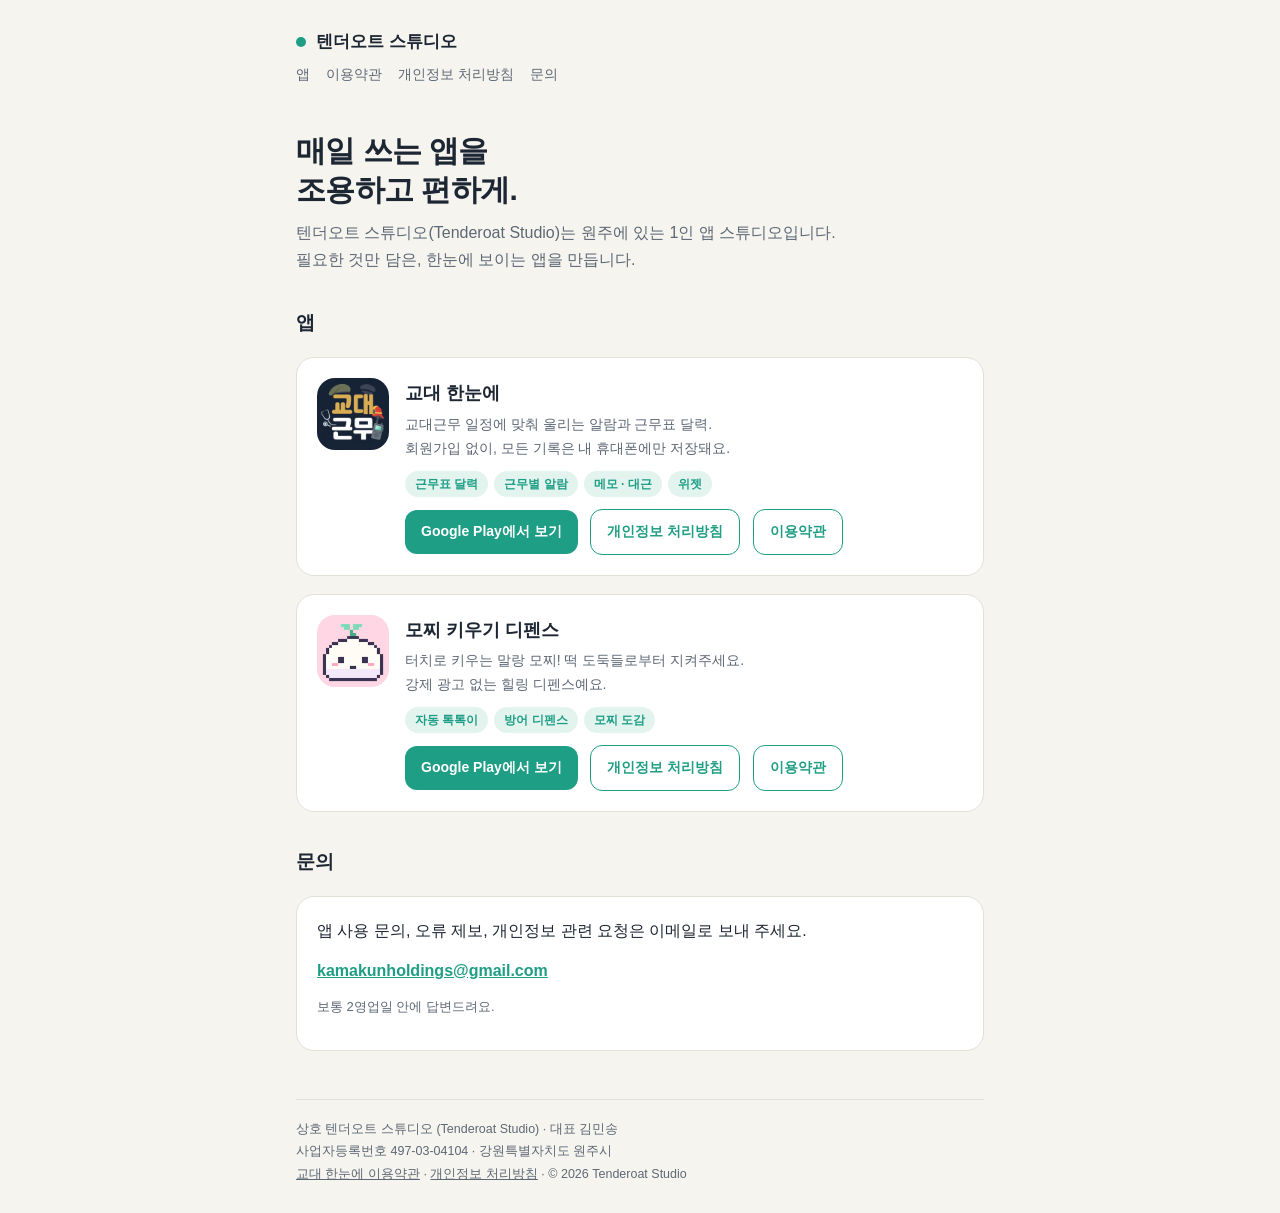
<file: index.html>
<!doctype html>
<html lang="ko">
<head>
<meta charset="utf-8">
<meta name="viewport" content="width=device-width, initial-scale=1">
<title>텐더오트 스튜디오</title>
<meta name="description" content="텐더오트 스튜디오는 일상에서 바로 쓰는 작고 차분한 앱을 만듭니다. 교대근무 알람·근무표 앱 「교대 한눈에」, 힐링 디펜스 「모찌 키우기 디펜스」.">
<link rel="icon" href="icon.png">
<link rel="stylesheet" href="style.css">
</head>
<body>
<div class="wrap">
  <header>
    <a class="brand" href="./"><span class="dot"></span>텐더오트 스튜디오</a>
    <nav><a href="#apps">앱</a><a href="terms.html">이용약관</a><a href="privacy.html">개인정보 처리방침</a><a href="#contact">문의</a></nav>
  </header>

  <main>
    <h1>매일 쓰는 앱을<br>조용하고 편하게.</h1>
    <p class="lead">텐더오트 스튜디오(Tenderoat Studio)는 원주에 있는 1인 앱 스튜디오입니다.<br>필요한 것만 담은, 한눈에 보이는 앱을 만듭니다.</p>

    <h2 id="apps">앱</h2>
    <div class="card app">
      <img src="icon.png" alt="교대 한눈에 아이콘">
      <div>
        <h3>교대 한눈에</h3>
        <p>교대근무 일정에 맞춰 울리는 알람과 근무표 달력.<br>회원가입 없이, 모든 기록은 내 휴대폰에만 저장돼요.</p>
        <div class="tags"><span class="tag">근무표 달력</span><span class="tag">근무별 알람</span><span class="tag">메모 · 대근</span><span class="tag">위젯</span></div>
        <a class="btn" style="margin-right:8px" href="https://play.google.com/store/apps/details?id=com.shiftcycle.clock">Google Play에서 보기</a>
        <a class="btn" href="privacy.html" style="margin-right:8px;background:#fff;color:#1f9e84;border:1px solid #1f9e84;">개인정보 처리방침</a>
        <a class="btn" href="terms.html" style="margin-right:8px;background:#fff;color:#1f9e84;border:1px solid #1f9e84;">이용약관</a>
      </div>
    </div>

    <div class="card app">
      <img src="mochi/icon-512.png" alt="모찌 키우기 디펜스 아이콘">
      <div>
        <h3>모찌 키우기 디펜스</h3>
        <p>터치로 키우는 말랑 모찌! 떡 도둑들로부터 지켜주세요.<br>강제 광고 없는 힐링 디펜스예요.</p>
        <div class="tags"><span class="tag">자동 톡톡이</span><span class="tag">방어 디펜스</span><span class="tag">모찌 도감</span></div>
        <a class="btn" style="margin-right:8px" href="https://play.google.com/store/apps/details?id=com.tenderoat.mochi">Google Play에서 보기</a>
        <a class="btn" href="mochi/privacy.html" style="margin-right:8px;background:#fff;color:#1f9e84;border:1px solid #1f9e84;">개인정보 처리방침</a>
        <a class="btn" href="mochi/terms.html" style="margin-right:8px;background:#fff;color:#1f9e84;border:1px solid #1f9e84;">이용약관</a>
      </div>
    </div>

    <h2 id="contact">문의</h2>
    <div class="card">
      <p>앱 사용 문의, 오류 제보, 개인정보 관련 요청은 이메일로 보내 주세요.</p>
      <p><a href="mailto:kamakunholdings@gmail.com" style="color:var(--acc);font-weight:600">kamakunholdings@gmail.com</a></p>
      <p class="muted">보통 2영업일 안에 답변드려요.</p>
    </div>
  </main>

  <footer>
    상호 텐더오트 스튜디오 (Tenderoat Studio) · 대표 김민송<br>
    사업자등록번호 497-03-04104 · 강원특별자치도 원주시<br>
    <a href="terms.html">교대 한눈에 이용약관</a> · <a href="privacy.html">개인정보 처리방침</a> · © 2026 Tenderoat Studio
  </footer>
</div>
</body>
</html>
</file>
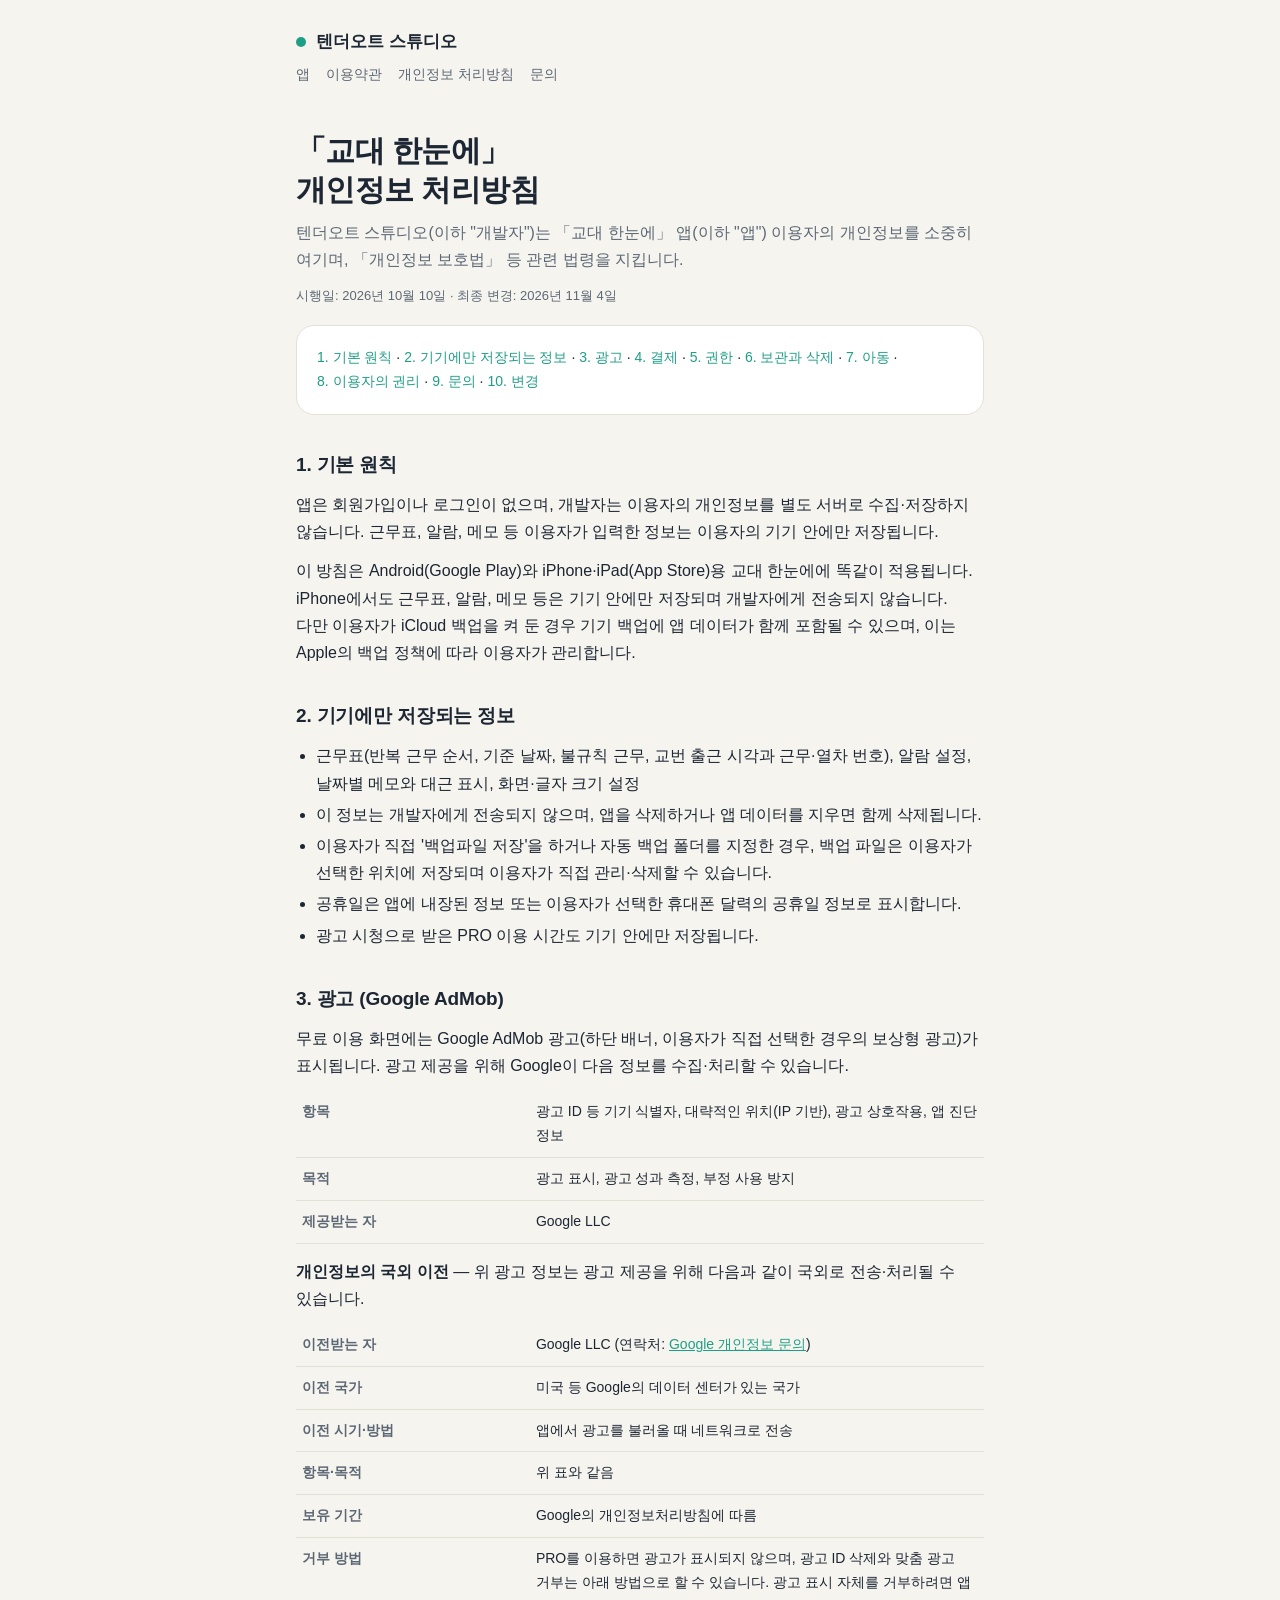
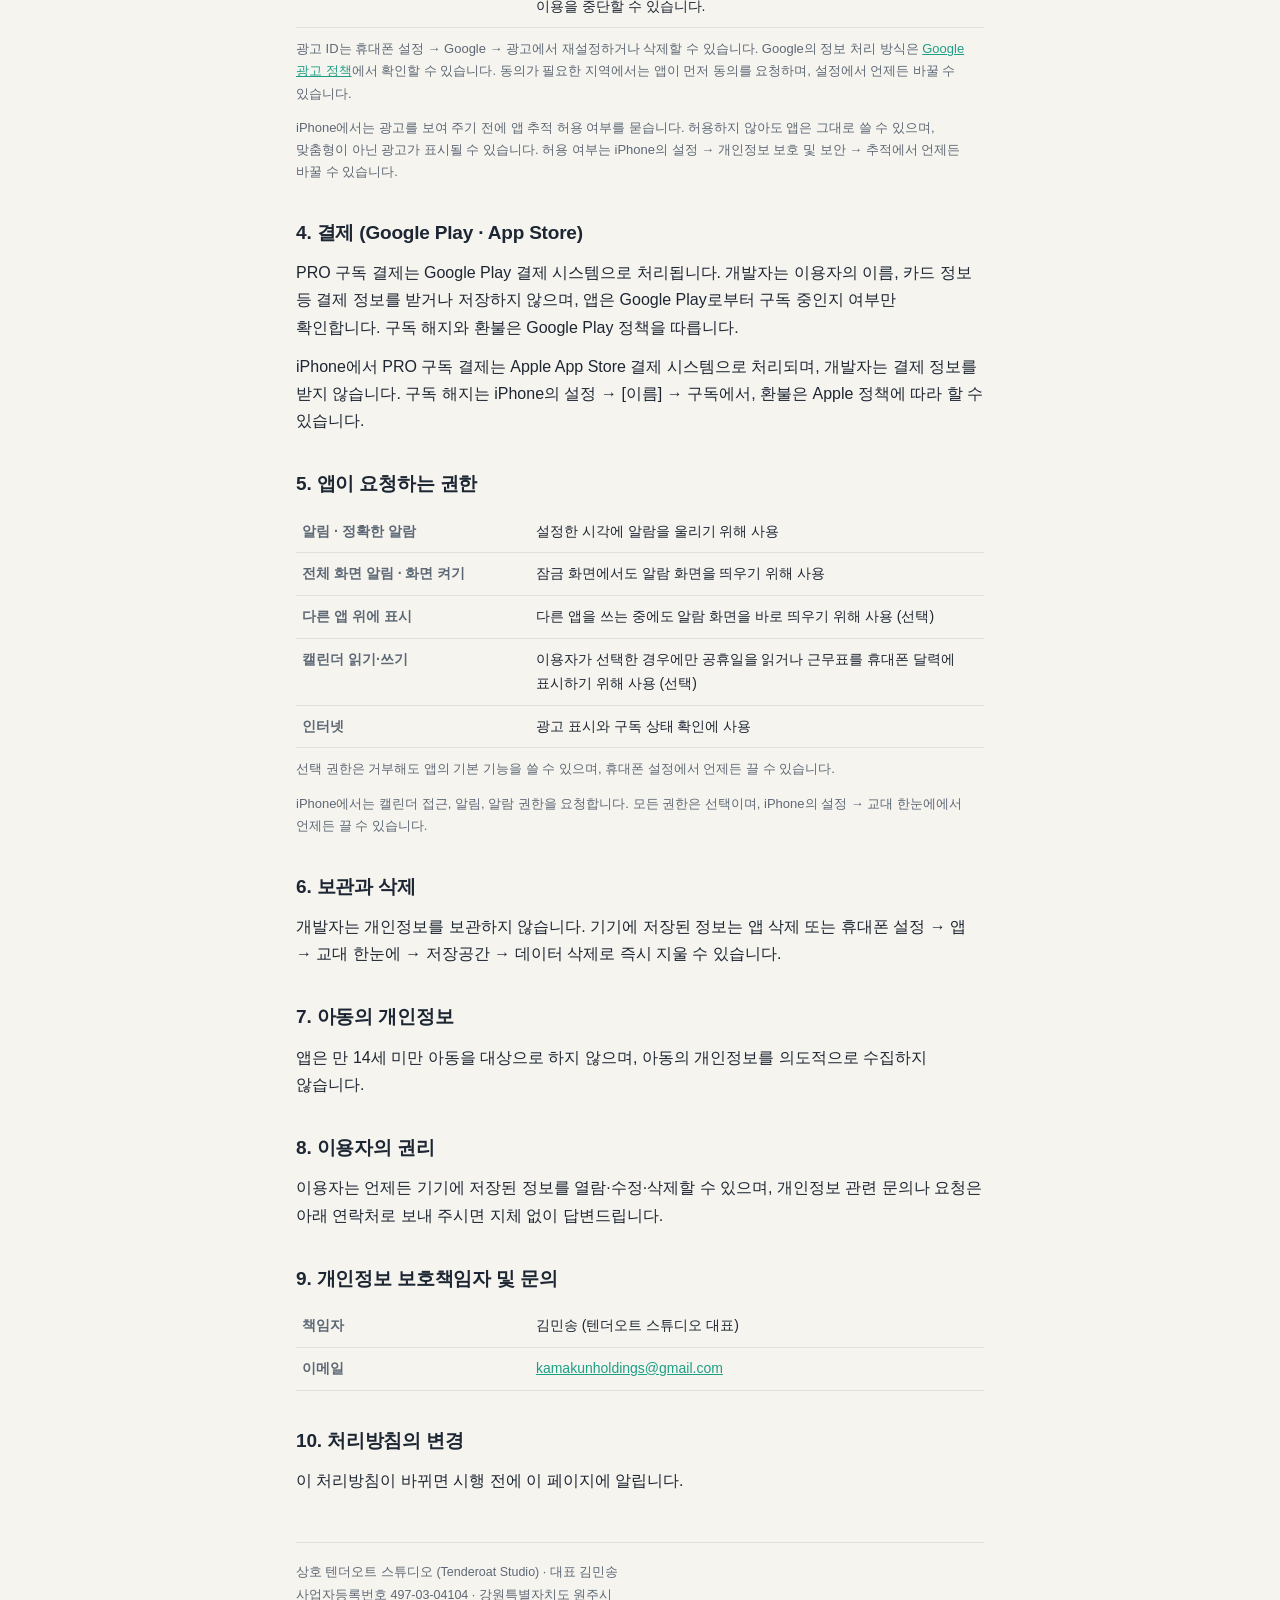
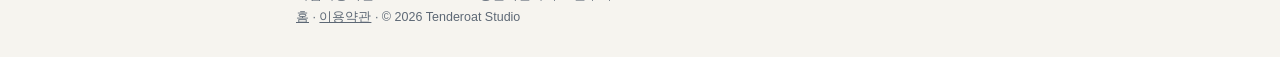
<file: privacy.html>
<!doctype html>
<html lang="ko">
<head>
<meta charset="utf-8">
<meta name="viewport" content="width=device-width, initial-scale=1">
<title>개인정보 처리방침 · 교대 한눈에</title>
<meta name="description" content="텐더오트 스튜디오 「교대 한눈에」 앱의 개인정보 처리방침">
<link rel="icon" href="icon.png">
<link rel="stylesheet" href="style.css">
</head>
<body>
<div class="wrap">
  <header>
    <a class="brand" href="./"><span class="dot"></span>텐더오트 스튜디오</a>
    <nav><a href="./#apps">앱</a><a href="terms.html">이용약관</a><a href="privacy.html">개인정보 처리방침</a><a href="./#contact">문의</a></nav>
  </header>

  <main>
    <h1>「교대 한눈에」<br>개인정보 처리방침</h1>
    <p class="lead">텐더오트 스튜디오(이하 "개발자")는 「교대 한눈에」 앱(이하 "앱") 이용자의 개인정보를 소중히 여기며, 「개인정보 보호법」 등 관련 법령을 지킵니다.</p>
    <p class="muted">시행일: 2026년 10월 10일 · 최종 변경: 2026년 11월 4일</p>

    <div class="card toc">
      <a href="#s1">1. 기본 원칙</a> · <a href="#s2">2. 기기에만 저장되는 정보</a> · <a href="#s3">3. 광고</a> · <a href="#s4">4. 결제</a> · <a href="#s5">5. 권한</a> · <a href="#s6">6. 보관과 삭제</a> · <a href="#s7">7. 아동</a> · <a href="#s8">8. 이용자의 권리</a> · <a href="#s9">9. 문의</a> · <a href="#s10">10. 변경</a>
    </div>

    <h2 id="s1">1. 기본 원칙</h2>
    <p>앱은 회원가입이나 로그인이 없으며, 개발자는 이용자의 개인정보를 별도 서버로 수집·저장하지 않습니다. 근무표, 알람, 메모 등 이용자가 입력한 정보는 이용자의 기기 안에만 저장됩니다.</p>
    <p>이 방침은 Android(Google Play)와 iPhone·iPad(App Store)용 교대 한눈에에 똑같이 적용됩니다. iPhone에서도 근무표, 알람, 메모 등은 기기 안에만 저장되며 개발자에게 전송되지 않습니다. 다만 이용자가 iCloud 백업을 켜 둔 경우 기기 백업에 앱 데이터가 함께 포함될 수 있으며, 이는 Apple의 백업 정책에 따라 이용자가 관리합니다.</p>

    <h2 id="s2">2. 기기에만 저장되는 정보</h2>
    <ul>
      <li>근무표(반복 근무 순서, 기준 날짜, 불규칙 근무, 교번 출근 시각과 근무·열차 번호), 알람 설정, 날짜별 메모와 대근 표시, 화면·글자 크기 설정</li>
      <li>이 정보는 개발자에게 전송되지 않으며, 앱을 삭제하거나 앱 데이터를 지우면 함께 삭제됩니다.</li>
      <li>이용자가 직접 '백업파일 저장'을 하거나 자동 백업 폴더를 지정한 경우, 백업 파일은 이용자가 선택한 위치에 저장되며 이용자가 직접 관리·삭제할 수 있습니다.</li>
      <li>공휴일은 앱에 내장된 정보 또는 이용자가 선택한 휴대폰 달력의 공휴일 정보로 표시합니다.</li>
      <li>광고 시청으로 받은 PRO 이용 시간도 기기 안에만 저장됩니다.</li>
    </ul>

    <h2 id="s3">3. 광고 (Google AdMob)</h2>
    <p>무료 이용 화면에는 Google AdMob 광고(하단 배너, 이용자가 직접 선택한 경우의 보상형 광고)가 표시됩니다. 광고 제공을 위해 Google이 다음 정보를 수집·처리할 수 있습니다.</p>
    <table>
      <tr><th>항목</th><td>광고 ID 등 기기 식별자, 대략적인 위치(IP 기반), 광고 상호작용, 앱 진단 정보</td></tr>
      <tr><th>목적</th><td>광고 표시, 광고 성과 측정, 부정 사용 방지</td></tr>
      <tr><th>제공받는 자</th><td>Google LLC</td></tr>
    </table>
    <p style="margin-top:14px"><b>개인정보의 국외 이전</b> — 위 광고 정보는 광고 제공을 위해 다음과 같이 국외로 전송·처리될 수 있습니다.</p>
    <table>
      <tr><th>이전받는 자</th><td>Google LLC (연락처: <a href="https://support.google.com/policies/contact/general_privacy_form" style="color:var(--acc)">Google 개인정보 문의</a>)</td></tr>
      <tr><th>이전 국가</th><td>미국 등 Google의 데이터 센터가 있는 국가</td></tr>
      <tr><th>이전 시기·방법</th><td>앱에서 광고를 불러올 때 네트워크로 전송</td></tr>
      <tr><th>항목·목적</th><td>위 표와 같음</td></tr>
      <tr><th>보유 기간</th><td>Google의 개인정보처리방침에 따름</td></tr>
      <tr><th>거부 방법</th><td>PRO를 이용하면 광고가 표시되지 않으며, 광고 ID 삭제와 맞춤 광고 거부는 아래 방법으로 할 수 있습니다. 광고 표시 자체를 거부하려면 앱 이용을 중단할 수 있습니다.</td></tr>
    </table>
    <p class="muted" style="margin-top:10px">광고 ID는 휴대폰 설정 → Google → 광고에서 재설정하거나 삭제할 수 있습니다. Google의 정보 처리 방식은 <a href="https://policies.google.com/technologies/ads?hl=ko" style="color:var(--acc)">Google 광고 정책</a>에서 확인할 수 있습니다. 동의가 필요한 지역에서는 앱이 먼저 동의를 요청하며, 설정에서 언제든 바꿀 수 있습니다.</p>
    <p class="muted" style="margin-top:10px">iPhone에서는 광고를 보여 주기 전에 앱 추적 허용 여부를 묻습니다. 허용하지 않아도 앱은 그대로 쓸 수 있으며, 맞춤형이 아닌 광고가 표시될 수 있습니다. 허용 여부는 iPhone의 설정 → 개인정보 보호 및 보안 → 추적에서 언제든 바꿀 수 있습니다.</p>

    <h2 id="s4">4. 결제 (Google Play · App Store)</h2>
    <p>PRO 구독 결제는 Google Play 결제 시스템으로 처리됩니다. 개발자는 이용자의 이름, 카드 정보 등 결제 정보를 받거나 저장하지 않으며, 앱은 Google Play로부터 구독 중인지 여부만 확인합니다. 구독 해지와 환불은 Google Play 정책을 따릅니다.</p>
    <p>iPhone에서 PRO 구독 결제는 Apple App Store 결제 시스템으로 처리되며, 개발자는 결제 정보를 받지 않습니다. 구독 해지는 iPhone의 설정 → [이름] → 구독에서, 환불은 Apple 정책에 따라 할 수 있습니다.</p>

    <h2 id="s5">5. 앱이 요청하는 권한</h2>
    <table>
      <tr><th>알림 · 정확한 알람</th><td>설정한 시각에 알람을 울리기 위해 사용</td></tr>
      <tr><th>전체 화면 알림 · 화면 켜기</th><td>잠금 화면에서도 알람 화면을 띄우기 위해 사용</td></tr>
      <tr><th>다른 앱 위에 표시</th><td>다른 앱을 쓰는 중에도 알람 화면을 바로 띄우기 위해 사용 (선택)</td></tr>
      <tr><th>캘린더 읽기·쓰기</th><td>이용자가 선택한 경우에만 공휴일을 읽거나 근무표를 휴대폰 달력에 표시하기 위해 사용 (선택)</td></tr>
      <tr><th>인터넷</th><td>광고 표시와 구독 상태 확인에 사용</td></tr>
    </table>
    <p class="muted" style="margin-top:10px">선택 권한은 거부해도 앱의 기본 기능을 쓸 수 있으며, 휴대폰 설정에서 언제든 끌 수 있습니다.</p>
    <p class="muted" style="margin-top:10px">iPhone에서는 캘린더 접근, 알림, 알람 권한을 요청합니다. 모든 권한은 선택이며, iPhone의 설정 → 교대 한눈에에서 언제든 끌 수 있습니다.</p>

    <h2 id="s6">6. 보관과 삭제</h2>
    <p>개발자는 개인정보를 보관하지 않습니다. 기기에 저장된 정보는 앱 삭제 또는 휴대폰 설정 → 앱 → 교대 한눈에 → 저장공간 → 데이터 삭제로 즉시 지울 수 있습니다.</p>

    <h2 id="s7">7. 아동의 개인정보</h2>
    <p>앱은 만 14세 미만 아동을 대상으로 하지 않으며, 아동의 개인정보를 의도적으로 수집하지 않습니다.</p>

    <h2 id="s8">8. 이용자의 권리</h2>
    <p>이용자는 언제든 기기에 저장된 정보를 열람·수정·삭제할 수 있으며, 개인정보 관련 문의나 요청은 아래 연락처로 보내 주시면 지체 없이 답변드립니다.</p>

    <h2 id="s9">9. 개인정보 보호책임자 및 문의</h2>
    <table>
      <tr><th>책임자</th><td>김민송 (텐더오트 스튜디오 대표)</td></tr>
      <tr><th>이메일</th><td><a href="mailto:kamakunholdings@gmail.com" style="color:var(--acc)">kamakunholdings@gmail.com</a></td></tr>
    </table>

    <h2 id="s10">10. 처리방침의 변경</h2>
    <p>이 처리방침이 바뀌면 시행 전에 이 페이지에 알립니다.</p>
  </main>

  <footer>
    상호 텐더오트 스튜디오 (Tenderoat Studio) · 대표 김민송<br>
    사업자등록번호 497-03-04104 · 강원특별자치도 원주시<br>
    <a href="./">홈</a> · <a href="terms.html">이용약관</a> · © 2026 Tenderoat Studio
  </footer>
</div>
</body>
</html>
</file>
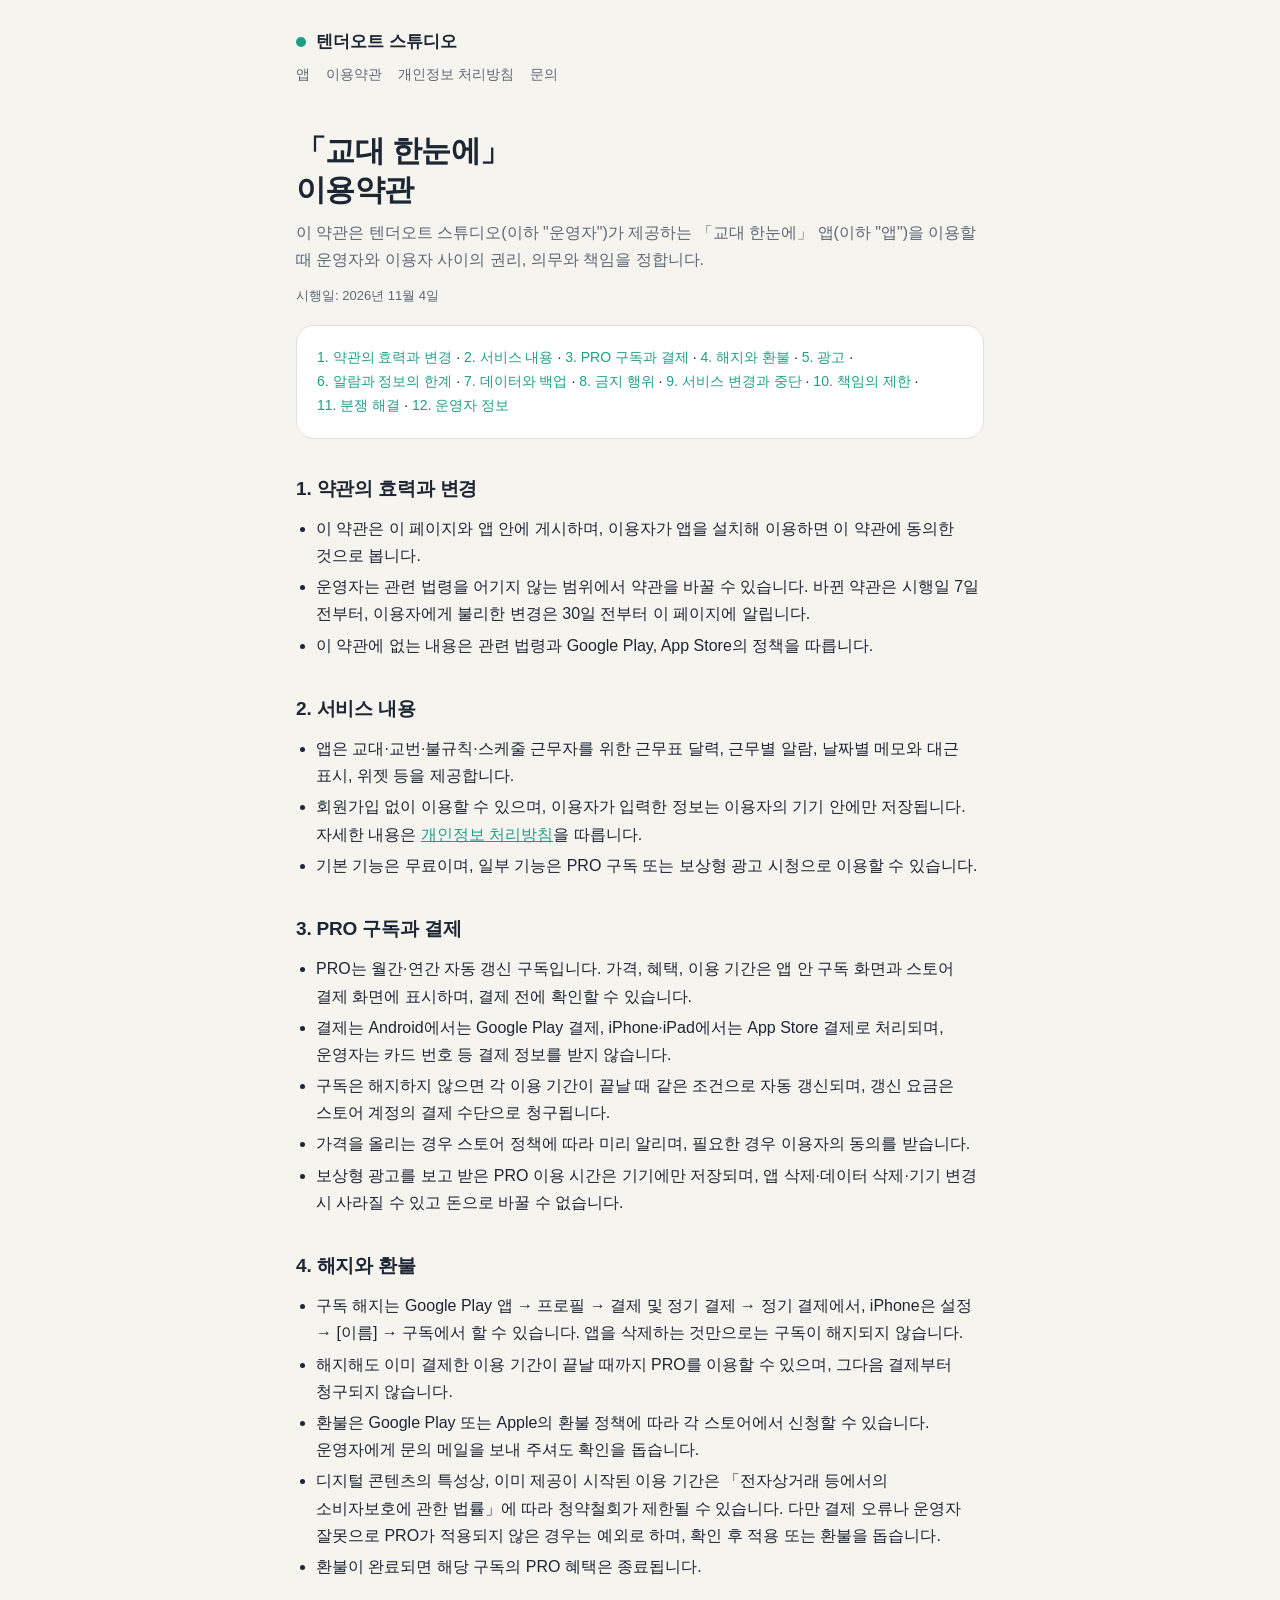
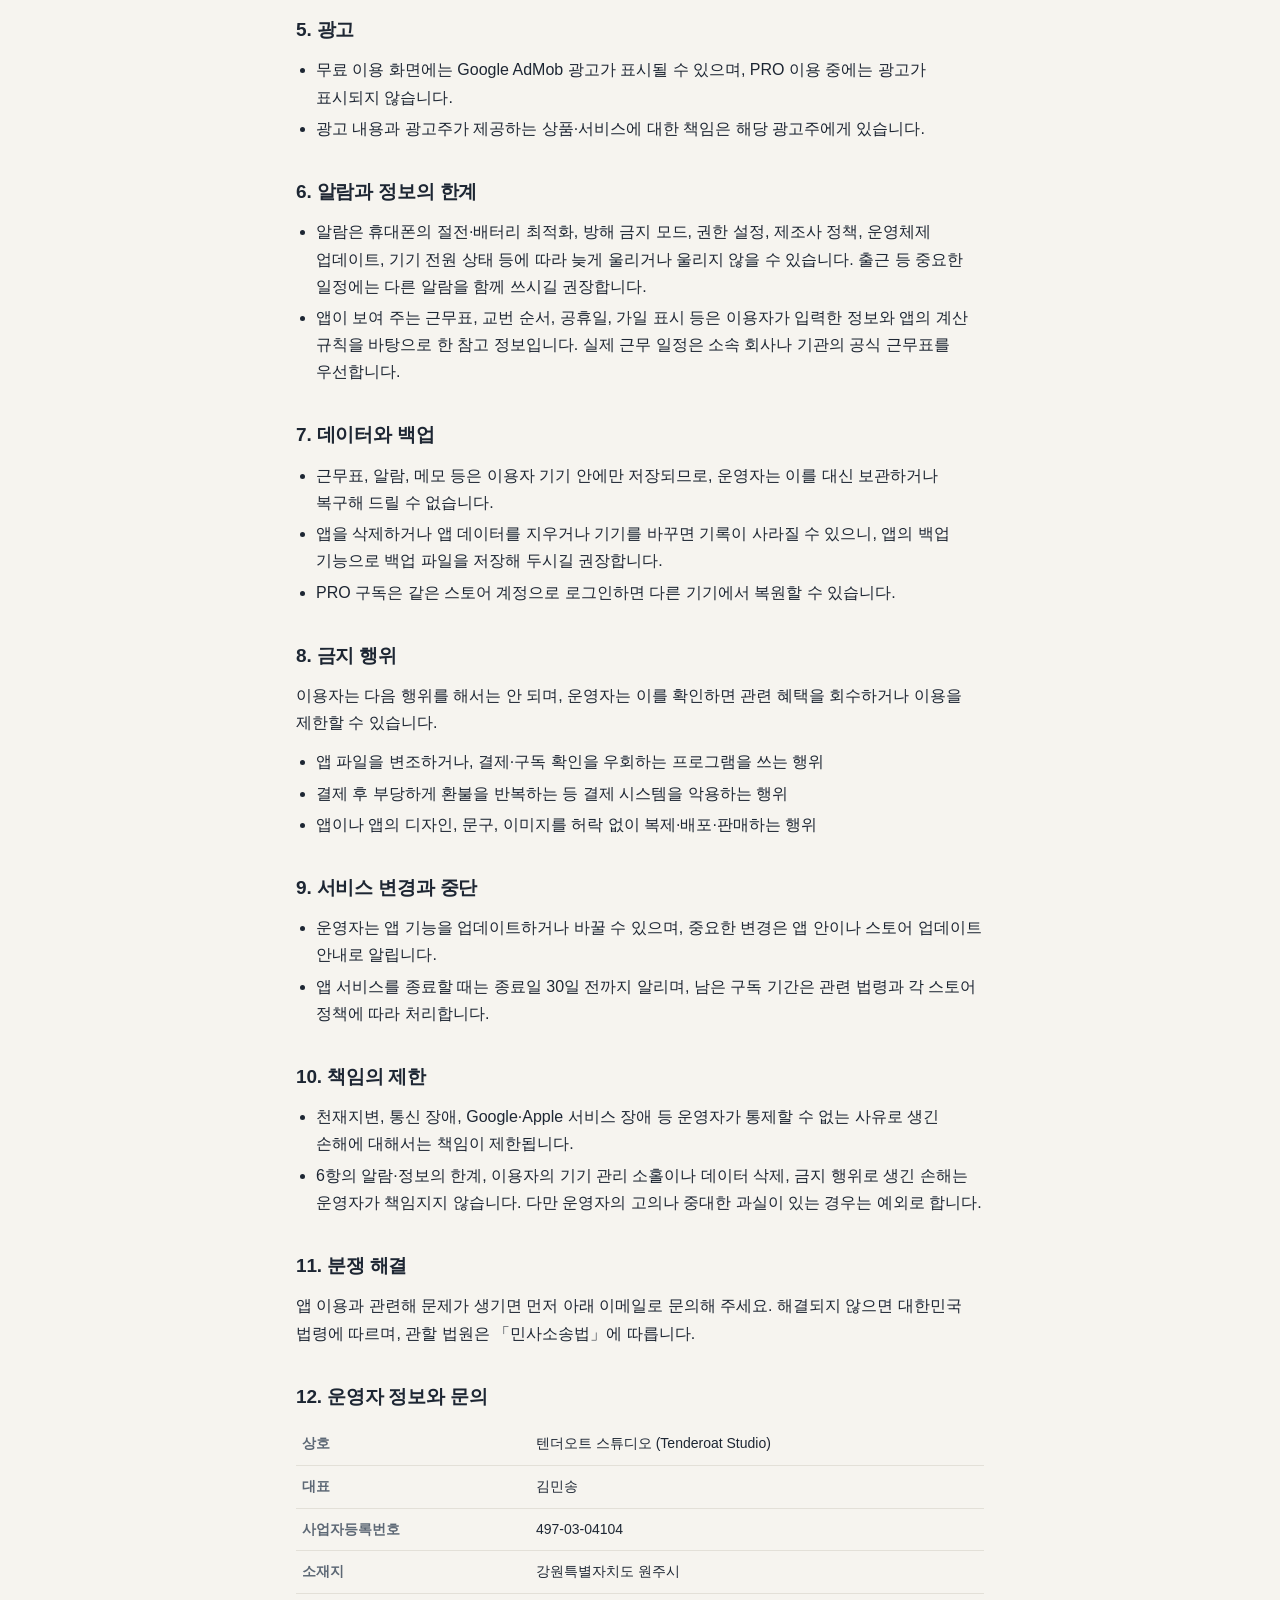
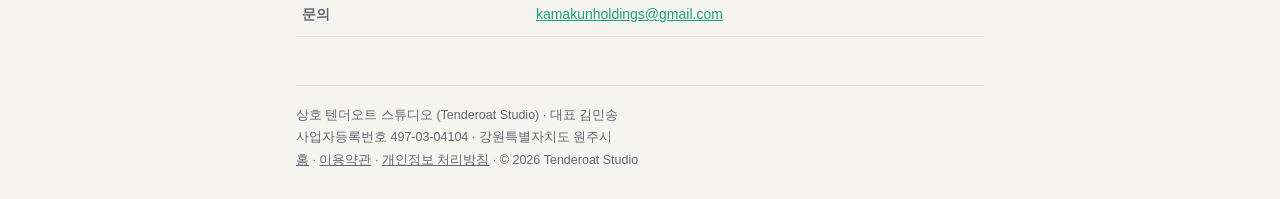
<file: terms.html>
<!doctype html>
<html lang="ko">
<head>
<meta charset="utf-8">
<meta name="viewport" content="width=device-width, initial-scale=1">
<title>이용약관 · 교대 한눈에</title>
<meta name="description" content="텐더오트 스튜디오 「교대 한눈에」 앱의 이용약관">
<link rel="icon" href="icon.png">
<link rel="stylesheet" href="style.css">
</head>
<body>
<div class="wrap">
  <header>
    <a class="brand" href="./"><span class="dot"></span>텐더오트 스튜디오</a>
    <nav><a href="./#apps">앱</a><a href="terms.html">이용약관</a><a href="privacy.html">개인정보 처리방침</a><a href="./#contact">문의</a></nav>
  </header>

  <main>
    <h1>「교대 한눈에」<br>이용약관</h1>
    <p class="lead">이 약관은 텐더오트 스튜디오(이하 "운영자")가 제공하는 「교대 한눈에」 앱(이하 "앱")을 이용할 때 운영자와 이용자 사이의 권리, 의무와 책임을 정합니다.</p>
    <p class="muted">시행일: 2026년 11월 4일</p>

    <div class="card toc">
      <a href="#t1">1. 약관의 효력과 변경</a> · <a href="#t2">2. 서비스 내용</a> · <a href="#t3">3. PRO 구독과 결제</a> · <a href="#t4">4. 해지와 환불</a> · <a href="#t5">5. 광고</a> · <a href="#t6">6. 알람과 정보의 한계</a> · <a href="#t7">7. 데이터와 백업</a> · <a href="#t8">8. 금지 행위</a> · <a href="#t9">9. 서비스 변경과 중단</a> · <a href="#t10">10. 책임의 제한</a> · <a href="#t11">11. 분쟁 해결</a> · <a href="#t12">12. 운영자 정보</a>
    </div>

    <h2 id="t1">1. 약관의 효력과 변경</h2>
    <ul>
      <li>이 약관은 이 페이지와 앱 안에 게시하며, 이용자가 앱을 설치해 이용하면 이 약관에 동의한 것으로 봅니다.</li>
      <li>운영자는 관련 법령을 어기지 않는 범위에서 약관을 바꿀 수 있습니다. 바뀐 약관은 시행일 7일 전부터, 이용자에게 불리한 변경은 30일 전부터 이 페이지에 알립니다.</li>
      <li>이 약관에 없는 내용은 관련 법령과 Google Play, App Store의 정책을 따릅니다.</li>
    </ul>

    <h2 id="t2">2. 서비스 내용</h2>
    <ul>
      <li>앱은 교대·교번·불규칙·스케줄 근무자를 위한 근무표 달력, 근무별 알람, 날짜별 메모와 대근 표시, 위젯 등을 제공합니다.</li>
      <li>회원가입 없이 이용할 수 있으며, 이용자가 입력한 정보는 이용자의 기기 안에만 저장됩니다. 자세한 내용은 <a href="privacy.html" style="color:var(--acc)">개인정보 처리방침</a>을 따릅니다.</li>
      <li>기본 기능은 무료이며, 일부 기능은 PRO 구독 또는 보상형 광고 시청으로 이용할 수 있습니다.</li>
    </ul>

    <h2 id="t3">3. PRO 구독과 결제</h2>
    <ul>
      <li>PRO는 월간·연간 자동 갱신 구독입니다. 가격, 혜택, 이용 기간은 앱 안 구독 화면과 스토어 결제 화면에 표시하며, 결제 전에 확인할 수 있습니다.</li>
      <li>결제는 Android에서는 Google Play 결제, iPhone·iPad에서는 App Store 결제로 처리되며, 운영자는 카드 번호 등 결제 정보를 받지 않습니다.</li>
      <li>구독은 해지하지 않으면 각 이용 기간이 끝날 때 같은 조건으로 자동 갱신되며, 갱신 요금은 스토어 계정의 결제 수단으로 청구됩니다.</li>
      <li>가격을 올리는 경우 스토어 정책에 따라 미리 알리며, 필요한 경우 이용자의 동의를 받습니다.</li>
      <li>보상형 광고를 보고 받은 PRO 이용 시간은 기기에만 저장되며, 앱 삭제·데이터 삭제·기기 변경 시 사라질 수 있고 돈으로 바꿀 수 없습니다.</li>
    </ul>

    <h2 id="t4">4. 해지와 환불</h2>
    <ul>
      <li>구독 해지는 Google Play 앱 → 프로필 → 결제 및 정기 결제 → 정기 결제에서, iPhone은 설정 → [이름] → 구독에서 할 수 있습니다. 앱을 삭제하는 것만으로는 구독이 해지되지 않습니다.</li>
      <li>해지해도 이미 결제한 이용 기간이 끝날 때까지 PRO를 이용할 수 있으며, 그다음 결제부터 청구되지 않습니다.</li>
      <li>환불은 Google Play 또는 Apple의 환불 정책에 따라 각 스토어에서 신청할 수 있습니다. 운영자에게 문의 메일을 보내 주셔도 확인을 돕습니다.</li>
      <li>디지털 콘텐츠의 특성상, 이미 제공이 시작된 이용 기간은 「전자상거래 등에서의 소비자보호에 관한 법률」에 따라 청약철회가 제한될 수 있습니다. 다만 결제 오류나 운영자 잘못으로 PRO가 적용되지 않은 경우는 예외로 하며, 확인 후 적용 또는 환불을 돕습니다.</li>
      <li>환불이 완료되면 해당 구독의 PRO 혜택은 종료됩니다.</li>
    </ul>

    <h2 id="t5">5. 광고</h2>
    <ul>
      <li>무료 이용 화면에는 Google AdMob 광고가 표시될 수 있으며, PRO 이용 중에는 광고가 표시되지 않습니다.</li>
      <li>광고 내용과 광고주가 제공하는 상품·서비스에 대한 책임은 해당 광고주에게 있습니다.</li>
    </ul>

    <h2 id="t6">6. 알람과 정보의 한계</h2>
    <ul>
      <li>알람은 휴대폰의 절전·배터리 최적화, 방해 금지 모드, 권한 설정, 제조사 정책, 운영체제 업데이트, 기기 전원 상태 등에 따라 늦게 울리거나 울리지 않을 수 있습니다. 출근 등 중요한 일정에는 다른 알람을 함께 쓰시길 권장합니다.</li>
      <li>앱이 보여 주는 근무표, 교번 순서, 공휴일, 가일 표시 등은 이용자가 입력한 정보와 앱의 계산 규칙을 바탕으로 한 참고 정보입니다. 실제 근무 일정은 소속 회사나 기관의 공식 근무표를 우선합니다.</li>
    </ul>

    <h2 id="t7">7. 데이터와 백업</h2>
    <ul>
      <li>근무표, 알람, 메모 등은 이용자 기기 안에만 저장되므로, 운영자는 이를 대신 보관하거나 복구해 드릴 수 없습니다.</li>
      <li>앱을 삭제하거나 앱 데이터를 지우거나 기기를 바꾸면 기록이 사라질 수 있으니, 앱의 백업 기능으로 백업 파일을 저장해 두시길 권장합니다.</li>
      <li>PRO 구독은 같은 스토어 계정으로 로그인하면 다른 기기에서 복원할 수 있습니다.</li>
    </ul>

    <h2 id="t8">8. 금지 행위</h2>
    <p>이용자는 다음 행위를 해서는 안 되며, 운영자는 이를 확인하면 관련 혜택을 회수하거나 이용을 제한할 수 있습니다.</p>
    <ul>
      <li>앱 파일을 변조하거나, 결제·구독 확인을 우회하는 프로그램을 쓰는 행위</li>
      <li>결제 후 부당하게 환불을 반복하는 등 결제 시스템을 악용하는 행위</li>
      <li>앱이나 앱의 디자인, 문구, 이미지를 허락 없이 복제·배포·판매하는 행위</li>
    </ul>

    <h2 id="t9">9. 서비스 변경과 중단</h2>
    <ul>
      <li>운영자는 앱 기능을 업데이트하거나 바꿀 수 있으며, 중요한 변경은 앱 안이나 스토어 업데이트 안내로 알립니다.</li>
      <li>앱 서비스를 종료할 때는 종료일 30일 전까지 알리며, 남은 구독 기간은 관련 법령과 각 스토어 정책에 따라 처리합니다.</li>
    </ul>

    <h2 id="t10">10. 책임의 제한</h2>
    <ul>
      <li>천재지변, 통신 장애, Google·Apple 서비스 장애 등 운영자가 통제할 수 없는 사유로 생긴 손해에 대해서는 책임이 제한됩니다.</li>
      <li>6항의 알람·정보의 한계, 이용자의 기기 관리 소홀이나 데이터 삭제, 금지 행위로 생긴 손해는 운영자가 책임지지 않습니다. 다만 운영자의 고의나 중대한 과실이 있는 경우는 예외로 합니다.</li>
    </ul>

    <h2 id="t11">11. 분쟁 해결</h2>
    <p>앱 이용과 관련해 문제가 생기면 먼저 아래 이메일로 문의해 주세요. 해결되지 않으면 대한민국 법령에 따르며, 관할 법원은 「민사소송법」에 따릅니다.</p>

    <h2 id="t12">12. 운영자 정보와 문의</h2>
    <table>
      <tr><th>상호</th><td>텐더오트 스튜디오 (Tenderoat Studio)</td></tr>
      <tr><th>대표</th><td>김민송</td></tr>
      <tr><th>사업자등록번호</th><td>497-03-04104</td></tr>
      <tr><th>소재지</th><td>강원특별자치도 원주시</td></tr>
      <tr><th>문의</th><td><a href="mailto:kamakunholdings@gmail.com" style="color:var(--acc)">kamakunholdings@gmail.com</a></td></tr>
    </table>
  </main>

  <footer>
    상호 텐더오트 스튜디오 (Tenderoat Studio) · 대표 김민송<br>
    사업자등록번호 497-03-04104 · 강원특별자치도 원주시<br>
    <a href="./">홈</a> · <a href="terms.html">이용약관</a> · <a href="privacy.html">개인정보 처리방침</a> · © 2026 Tenderoat Studio
  </footer>
</div>
</body>
</html>
</file>
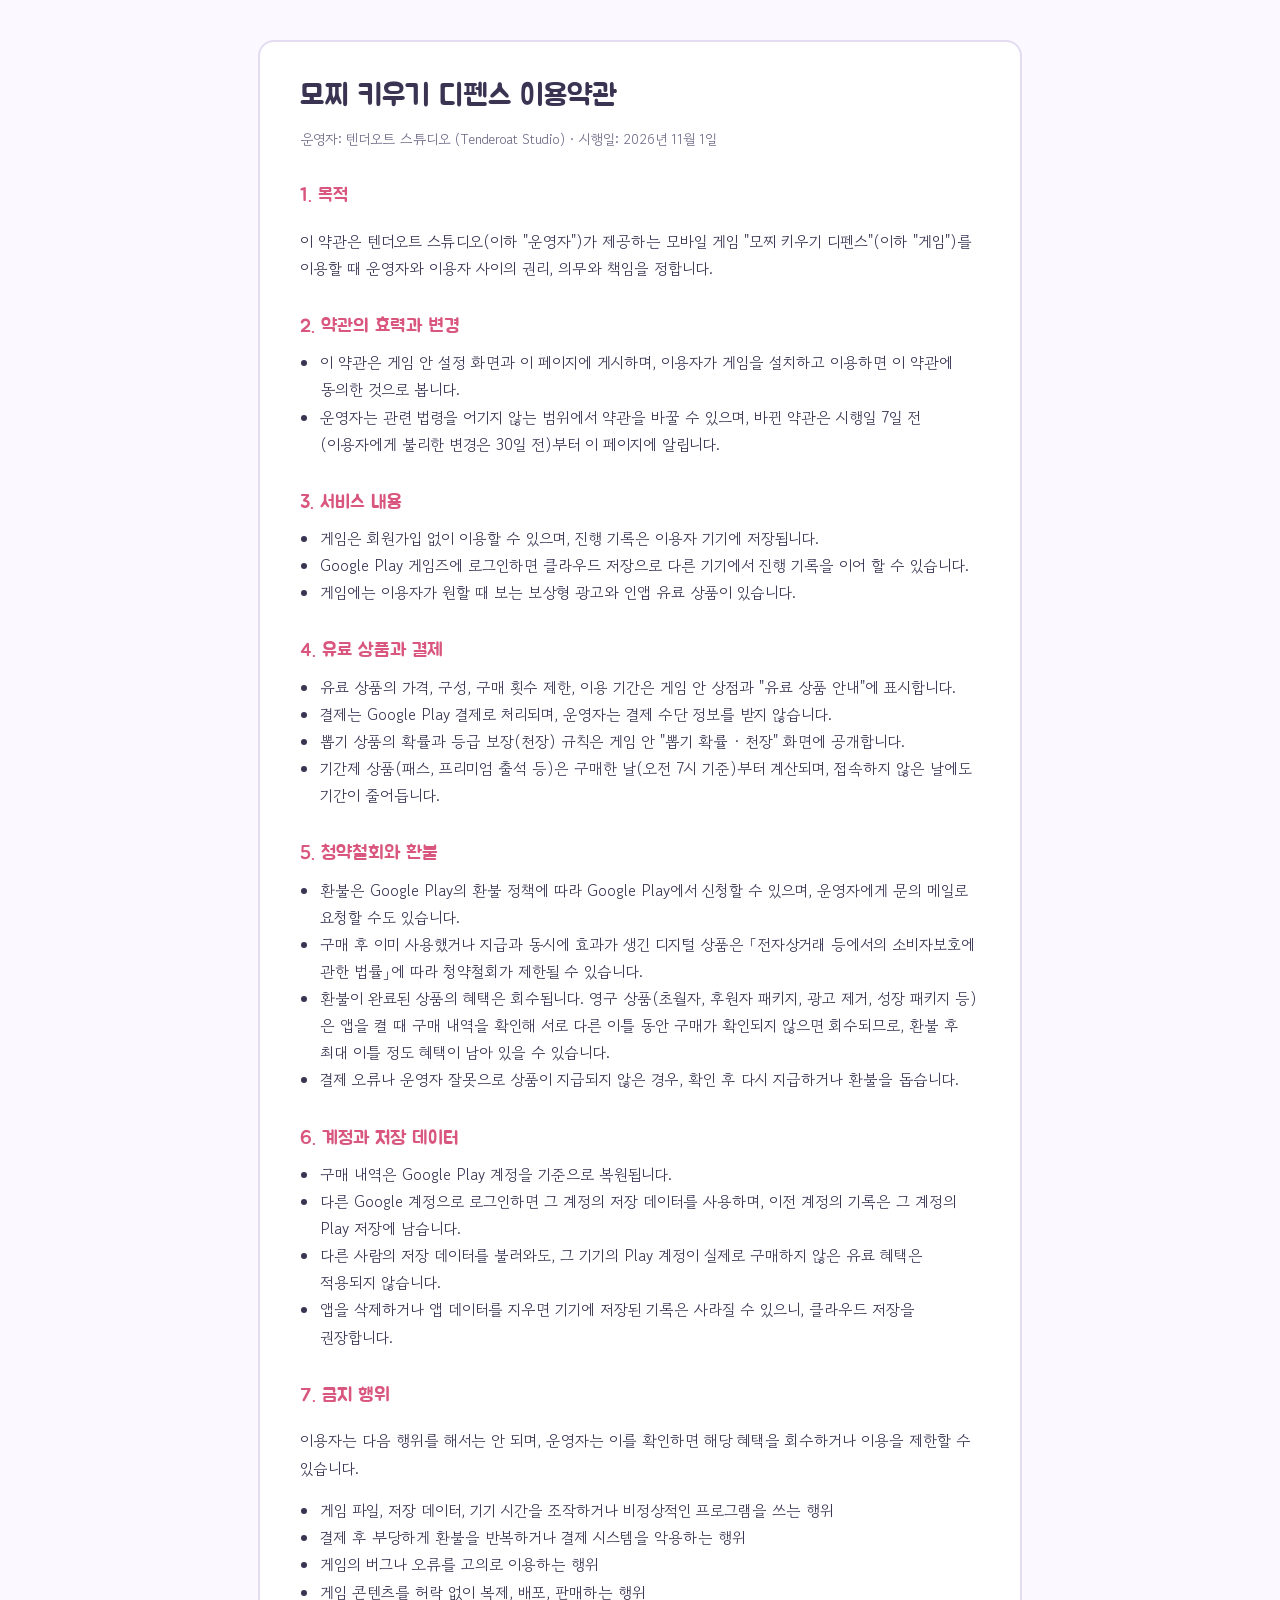
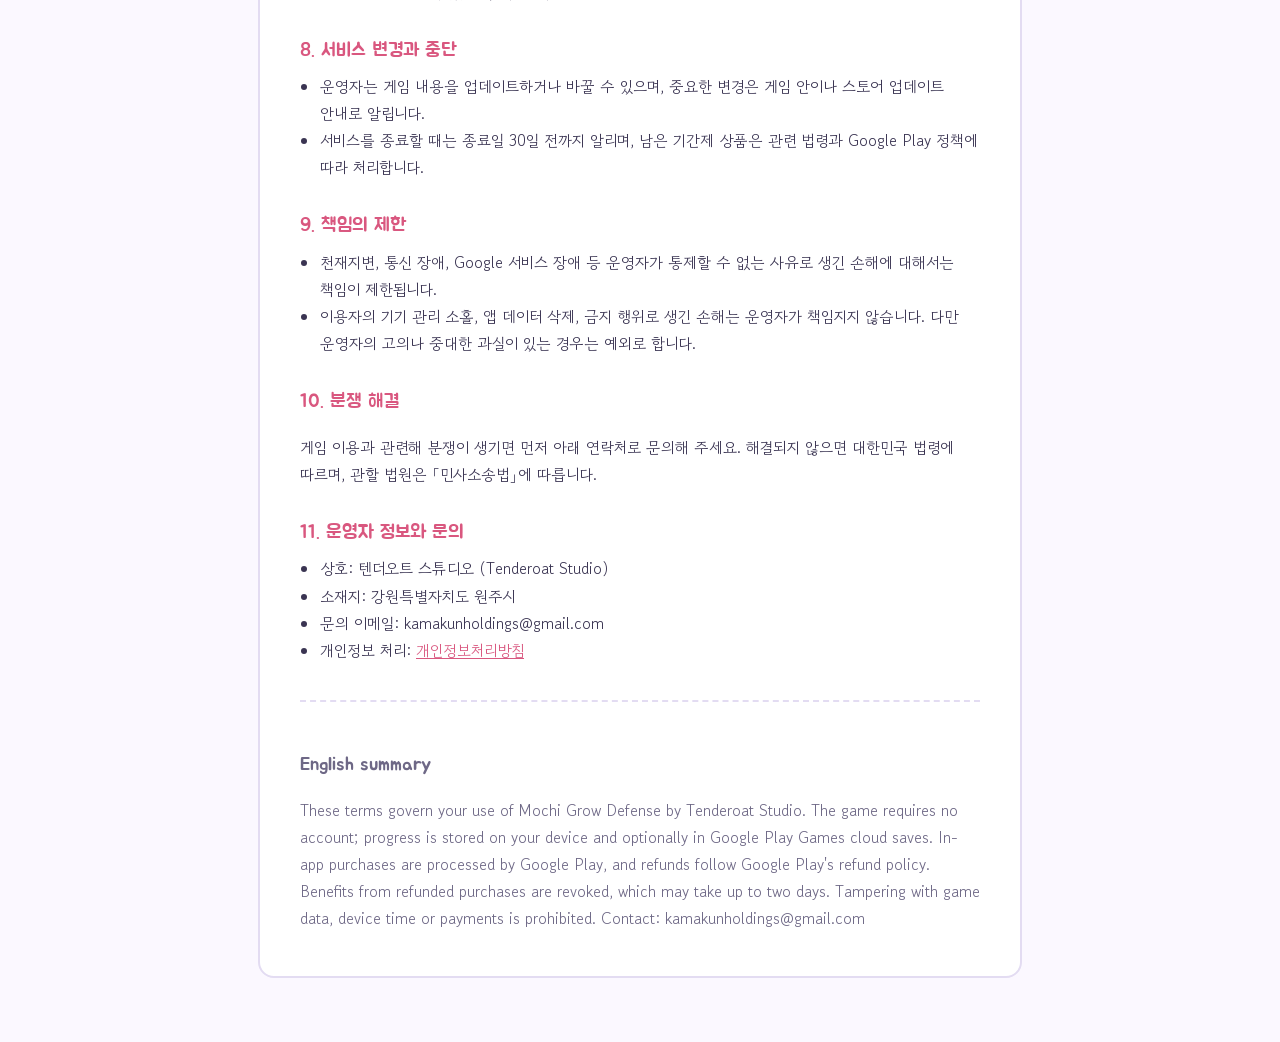
<file: mochi/terms.html>
<!doctype html>
<html lang="ko">
<head>
<meta charset="utf-8">
<meta name="viewport" content="width=device-width, initial-scale=1">
<title>모찌 키우기 디펜스 이용약관</title>
<link rel="stylesheet" href="https://fonts.googleapis.com/css2?family=Jua&family=Gowun+Dodum&display=swap">
<style>
/* Layout: 한 단 읽기용 문서, 조항마다 번호(법적 문서 관례) */
:root{
  --bg:#FBF8FF; --paper:#FFFFFF; --ink:#3A3452; --muted:#6E6886; --line:#E3DCF2; --berry:#D9577F;
  --display:"Jua","Gowun Dodum",system-ui,sans-serif; --body:"Gowun Dodum",system-ui,sans-serif;
}
@media (prefers-color-scheme: dark){:root:not([data-theme="light"]){--bg:#1C1928;--paper:#25213A;--ink:#EEEAF8;--muted:#B4ADCB;--line:#3D3756;--berry:#FF8FB1;color-scheme:dark}}
:root[data-theme="dark"]{--bg:#1C1928;--paper:#25213A;--ink:#EEEAF8;--muted:#B4ADCB;--line:#3D3756;--berry:#FF8FB1;color-scheme:dark}
body{background:var(--bg);color:var(--ink);font-family:var(--body);line-height:1.75;padding-left:max(16px,env(safe-area-inset-left,0px));padding-right:max(16px,env(safe-area-inset-right,0px));padding-block:32px 56px}
main{max-width:680px;margin:0 auto;background:var(--paper);border:2px solid var(--line);border-radius:16px;padding:28px clamp(18px,5vw,40px)}
h1{font-family:var(--display);font-weight:400;font-size:30px;margin:0 0 4px;text-wrap:balance}
.meta{color:var(--muted);font-size:14px;margin:0 0 24px}
h2{font-family:var(--display);font-weight:400;font-size:19px;margin:28px 0 6px;color:var(--berry)}
p,li{font-size:15.5px;word-break:keep-all;overflow-wrap:anywhere}
ul{padding-left:20px;margin:6px 0}
.tbl{overflow-x:auto}
table{border-collapse:collapse;width:100%;font-size:14.5px;min-width:460px}
th,td{border-bottom:1px solid var(--line);padding:8px 6px;text-align:left;vertical-align:top}
th{font-weight:700;color:var(--muted);font-size:13px}
code{font-size:14px}
a{color:var(--berry)}
.en{margin-top:36px;padding-top:18px;border-top:2px dashed var(--line);color:var(--muted)}
.en h2{color:var(--muted)}
</style>
</head>
<body>
<main>
<h1>모찌 키우기 디펜스 이용약관</h1>
<p class="meta">운영자: 텐더오트 스튜디오 (Tenderoat Studio) · 시행일: 2026년 11월 1일</p>

<h2>1. 목적</h2>
<p>이 약관은 텐더오트 스튜디오(이하 "운영자")가 제공하는 모바일 게임 "모찌 키우기 디펜스"(이하 "게임")를 이용할 때 운영자와 이용자 사이의 권리, 의무와 책임을 정합니다.</p>

<h2>2. 약관의 효력과 변경</h2>
<ul>
<li>이 약관은 게임 안 설정 화면과 이 페이지에 게시하며, 이용자가 게임을 설치하고 이용하면 이 약관에 동의한 것으로 봅니다.</li>
<li>운영자는 관련 법령을 어기지 않는 범위에서 약관을 바꿀 수 있으며, 바뀐 약관은 시행일 7일 전(이용자에게 불리한 변경은 30일 전)부터 이 페이지에 알립니다.</li>
</ul>

<h2>3. 서비스 내용</h2>
<ul>
<li>게임은 회원가입 없이 이용할 수 있으며, 진행 기록은 이용자 기기에 저장됩니다.</li>
<li>Google Play 게임즈에 로그인하면 클라우드 저장으로 다른 기기에서 진행 기록을 이어 할 수 있습니다.</li>
<li>게임에는 이용자가 원할 때 보는 보상형 광고와 인앱 유료 상품이 있습니다.</li>
</ul>

<h2>4. 유료 상품과 결제</h2>
<ul>
<li>유료 상품의 가격, 구성, 구매 횟수 제한, 이용 기간은 게임 안 상점과 "유료 상품 안내"에 표시합니다.</li>
<li>결제는 Google Play 결제로 처리되며, 운영자는 결제 수단 정보를 받지 않습니다.</li>
<li>뽑기 상품의 확률과 등급 보장(천장) 규칙은 게임 안 "뽑기 확률 · 천장" 화면에 공개합니다.</li>
<li>기간제 상품(패스, 프리미엄 출석 등)은 구매한 날(오전 7시 기준)부터 계산되며, 접속하지 않은 날에도 기간이 줄어듭니다.</li>
</ul>

<h2>5. 청약철회와 환불</h2>
<ul>
<li>환불은 Google Play의 환불 정책에 따라 Google Play에서 신청할 수 있으며, 운영자에게 문의 메일로 요청할 수도 있습니다.</li>
<li>구매 후 이미 사용했거나 지급과 동시에 효과가 생긴 디지털 상품은 「전자상거래 등에서의 소비자보호에 관한 법률」에 따라 청약철회가 제한될 수 있습니다.</li>
<li>환불이 완료된 상품의 혜택은 회수됩니다. 영구 상품(초월자, 후원자 패키지, 광고 제거, 성장 패키지 등)은 앱을 켤 때 구매 내역을 확인해 서로 다른 이틀 동안 구매가 확인되지 않으면 회수되므로, 환불 후 최대 이틀 정도 혜택이 남아 있을 수 있습니다.</li>
<li>결제 오류나 운영자 잘못으로 상품이 지급되지 않은 경우, 확인 후 다시 지급하거나 환불을 돕습니다.</li>
</ul>

<h2>6. 계정과 저장 데이터</h2>
<ul>
<li>구매 내역은 Google Play 계정을 기준으로 복원됩니다.</li>
<li>다른 Google 계정으로 로그인하면 그 계정의 저장 데이터를 사용하며, 이전 계정의 기록은 그 계정의 Play 저장에 남습니다.</li>
<li>다른 사람의 저장 데이터를 불러와도, 그 기기의 Play 계정이 실제로 구매하지 않은 유료 혜택은 적용되지 않습니다.</li>
<li>앱을 삭제하거나 앱 데이터를 지우면 기기에 저장된 기록은 사라질 수 있으니, 클라우드 저장을 권장합니다.</li>
</ul>

<h2>7. 금지 행위</h2>
<p>이용자는 다음 행위를 해서는 안 되며, 운영자는 이를 확인하면 해당 혜택을 회수하거나 이용을 제한할 수 있습니다.</p>
<ul>
<li>게임 파일, 저장 데이터, 기기 시간을 조작하거나 비정상적인 프로그램을 쓰는 행위</li>
<li>결제 후 부당하게 환불을 반복하거나 결제 시스템을 악용하는 행위</li>
<li>게임의 버그나 오류를 고의로 이용하는 행위</li>
<li>게임 콘텐츠를 허락 없이 복제, 배포, 판매하는 행위</li>
</ul>

<h2>8. 서비스 변경과 중단</h2>
<ul>
<li>운영자는 게임 내용을 업데이트하거나 바꿀 수 있으며, 중요한 변경은 게임 안이나 스토어 업데이트 안내로 알립니다.</li>
<li>서비스를 종료할 때는 종료일 30일 전까지 알리며, 남은 기간제 상품은 관련 법령과 Google Play 정책에 따라 처리합니다.</li>
</ul>

<h2>9. 책임의 제한</h2>
<ul>
<li>천재지변, 통신 장애, Google 서비스 장애 등 운영자가 통제할 수 없는 사유로 생긴 손해에 대해서는 책임이 제한됩니다.</li>
<li>이용자의 기기 관리 소홀, 앱 데이터 삭제, 금지 행위로 생긴 손해는 운영자가 책임지지 않습니다. 다만 운영자의 고의나 중대한 과실이 있는 경우는 예외로 합니다.</li>
</ul>

<h2>10. 분쟁 해결</h2>
<p>게임 이용과 관련해 분쟁이 생기면 먼저 아래 연락처로 문의해 주세요. 해결되지 않으면 대한민국 법령에 따르며, 관할 법원은 「민사소송법」에 따릅니다.</p>

<h2>11. 운영자 정보와 문의</h2>
<ul>
<li>상호: 텐더오트 스튜디오 (Tenderoat Studio)</li>
<li>소재지: 강원특별자치도 원주시</li>
<li>문의 이메일: kamakunholdings@gmail.com</li>
<li>개인정보 처리: <a href="https://kamakunholdings.github.io/mochi/privacy.html">개인정보처리방침</a></li>
</ul>

<section class="en">
<h2>English summary</h2>
<p>These terms govern your use of Mochi Grow Defense by Tenderoat Studio. The game requires no account; progress is stored on your device and optionally in Google Play Games cloud saves. In-app purchases are processed by Google Play, and refunds follow Google Play's refund policy. Benefits from refunded purchases are revoked, which may take up to two days. Tampering with game data, device time or payments is prohibited. Contact: kamakunholdings@gmail.com</p>
</section>
</main>
</body>
</html>
</file>
<file: style.css>
:root{--bg:#f6f4ef;--card:#ffffff;--text:#1d2633;--sub:#5d6875;--line:#e3e0d8;--acc:#1f9e86;--acc-soft:#e3f4ef}
@media (prefers-color-scheme:dark){:root{--bg:#141a22;--card:#1c242e;--text:#eef1f4;--sub:#9aa5b1;--line:#2b3542;--acc:#5fd3b5;--acc-soft:#1d3a35}}
*{box-sizing:border-box}
html{-webkit-text-size-adjust:100%}
body{margin:0;background:var(--bg);color:var(--text);font-family:-apple-system,BlinkMacSystemFont,"Apple SD Gothic Neo","Noto Sans KR","Malgun Gothic",sans-serif;line-height:1.7;word-break:keep-all;overflow-wrap:anywhere}
.wrap{max-width:720px;margin:0 auto;padding:0 16px}
header{padding:28px 0 8px}
.brand{display:flex;align-items:center;gap:10px;font-weight:700;font-size:17px;color:var(--text);text-decoration:none}
.brand .dot{width:10px;height:10px;border-radius:50%;background:var(--acc)}
nav{display:flex;gap:16px;margin-top:6px;font-size:14px}
nav a{color:var(--sub);text-decoration:none}
nav a:hover{color:var(--acc)}
h1{font-size:30px;line-height:1.3;margin:36px 0 10px;letter-spacing:-.02em}
h2{font-size:19px;margin:34px 0 10px;letter-spacing:-.01em}
p{margin:0 0 12px}
.lead{color:var(--sub);font-size:16px}
.card{background:var(--card);border:1px solid var(--line);border-radius:18px;padding:20px;margin:18px 0}
.app{display:flex;gap:16px;align-items:flex-start}
.app img{width:72px;height:72px;border-radius:18px;flex:none}
.app h3{margin:0 0 4px;font-size:18px}
.app p{color:var(--sub);font-size:14px;margin:0 0 10px}
.tags{display:flex;flex-wrap:wrap;gap:6px}
.tag{font-size:12px;padding:3px 10px;border-radius:99px;background:var(--acc-soft);color:var(--acc);font-weight:600}
.btn{display:inline-block;margin-top:12px;padding:10px 16px;border-radius:12px;background:var(--acc);color:#fff;text-decoration:none;font-weight:600;font-size:14px}
@media (prefers-color-scheme:dark){.btn{color:#10201c}}
ul{padding-left:20px;margin:0 0 12px}
li{margin:4px 0}
table{width:100%;border-collapse:collapse;font-size:14px}
th,td{text-align:left;padding:9px 6px;border-bottom:1px solid var(--line);vertical-align:top}
th{color:var(--sub);font-weight:600;width:34%}
.muted{color:var(--sub);font-size:13px}
footer{margin:48px 0 28px;padding-top:18px;border-top:1px solid var(--line);color:var(--sub);font-size:12.5px;line-height:1.8}
footer a{color:var(--sub)}
.toc{font-size:14px}
.toc a{color:var(--acc);text-decoration:none;white-space:nowrap}
@media (max-width:480px){h1{font-size:25px}.app img{width:60px;height:60px;border-radius:15px}}
</file>
